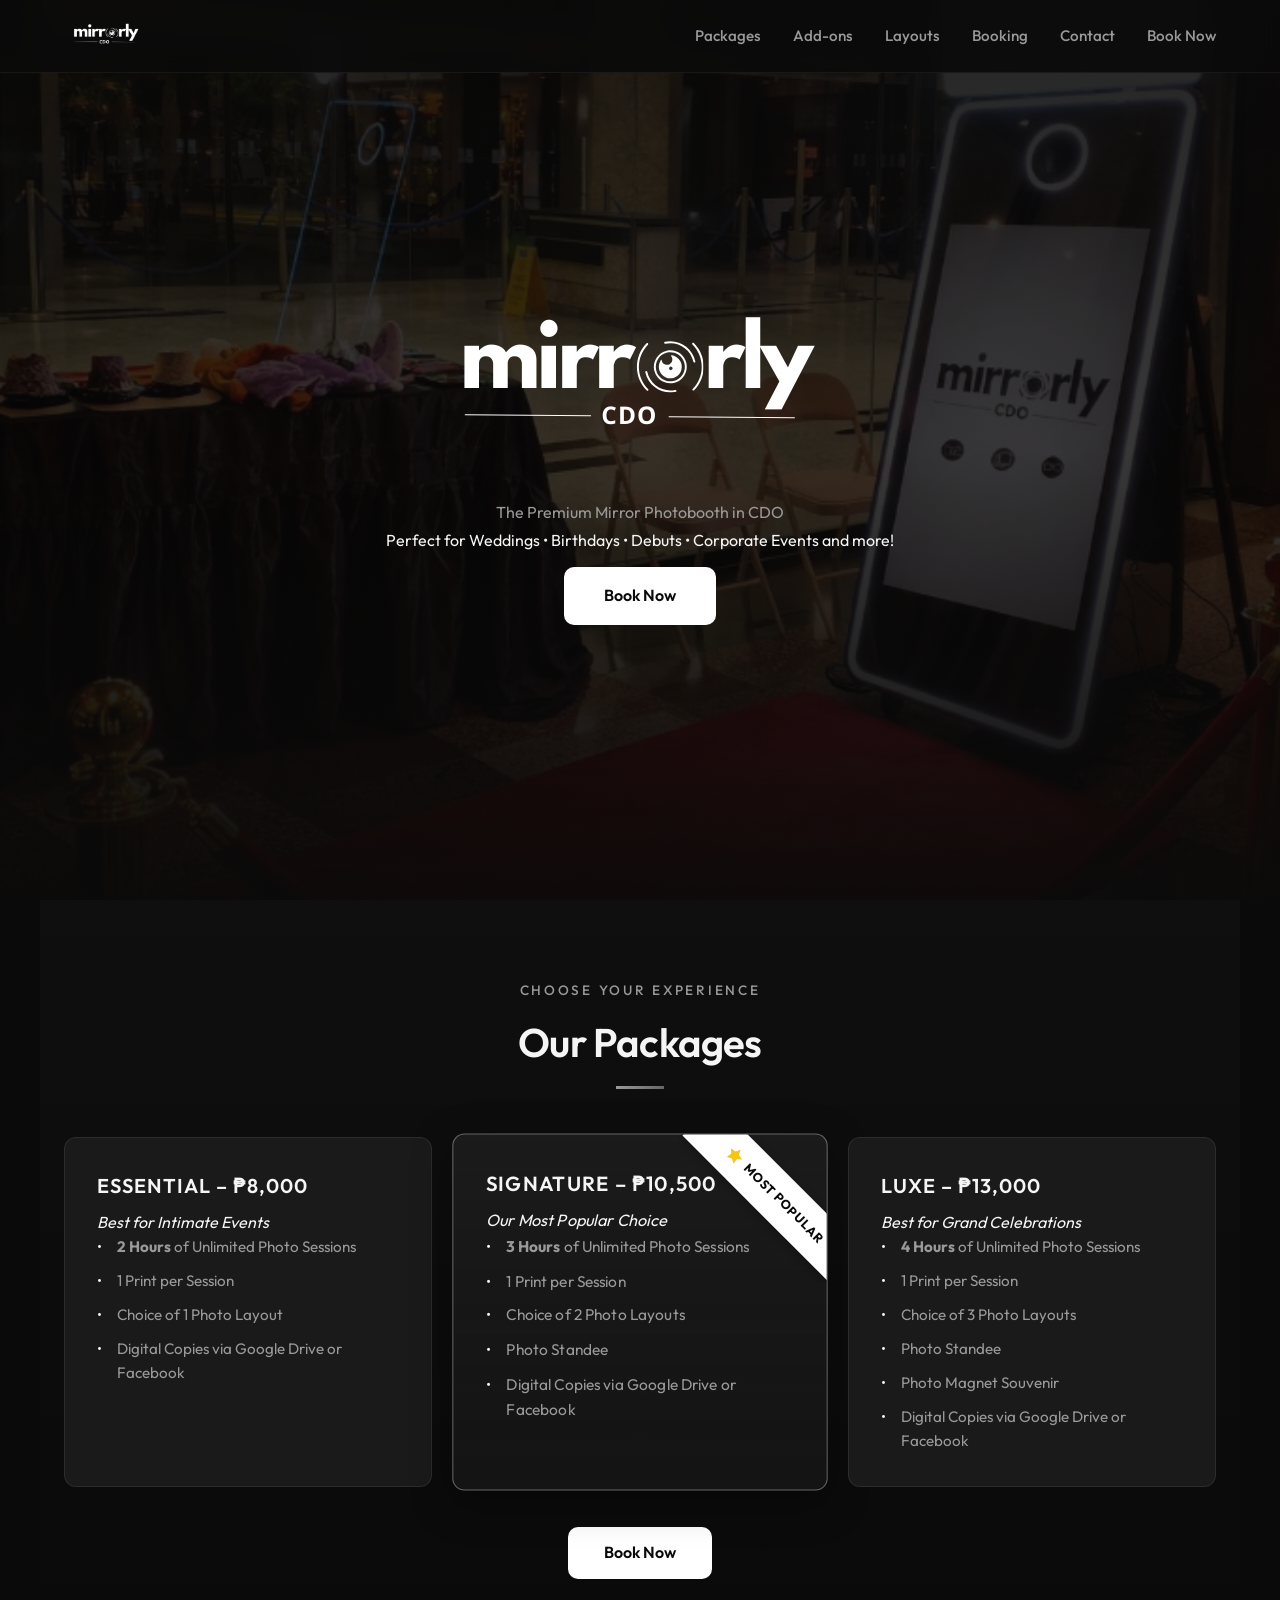
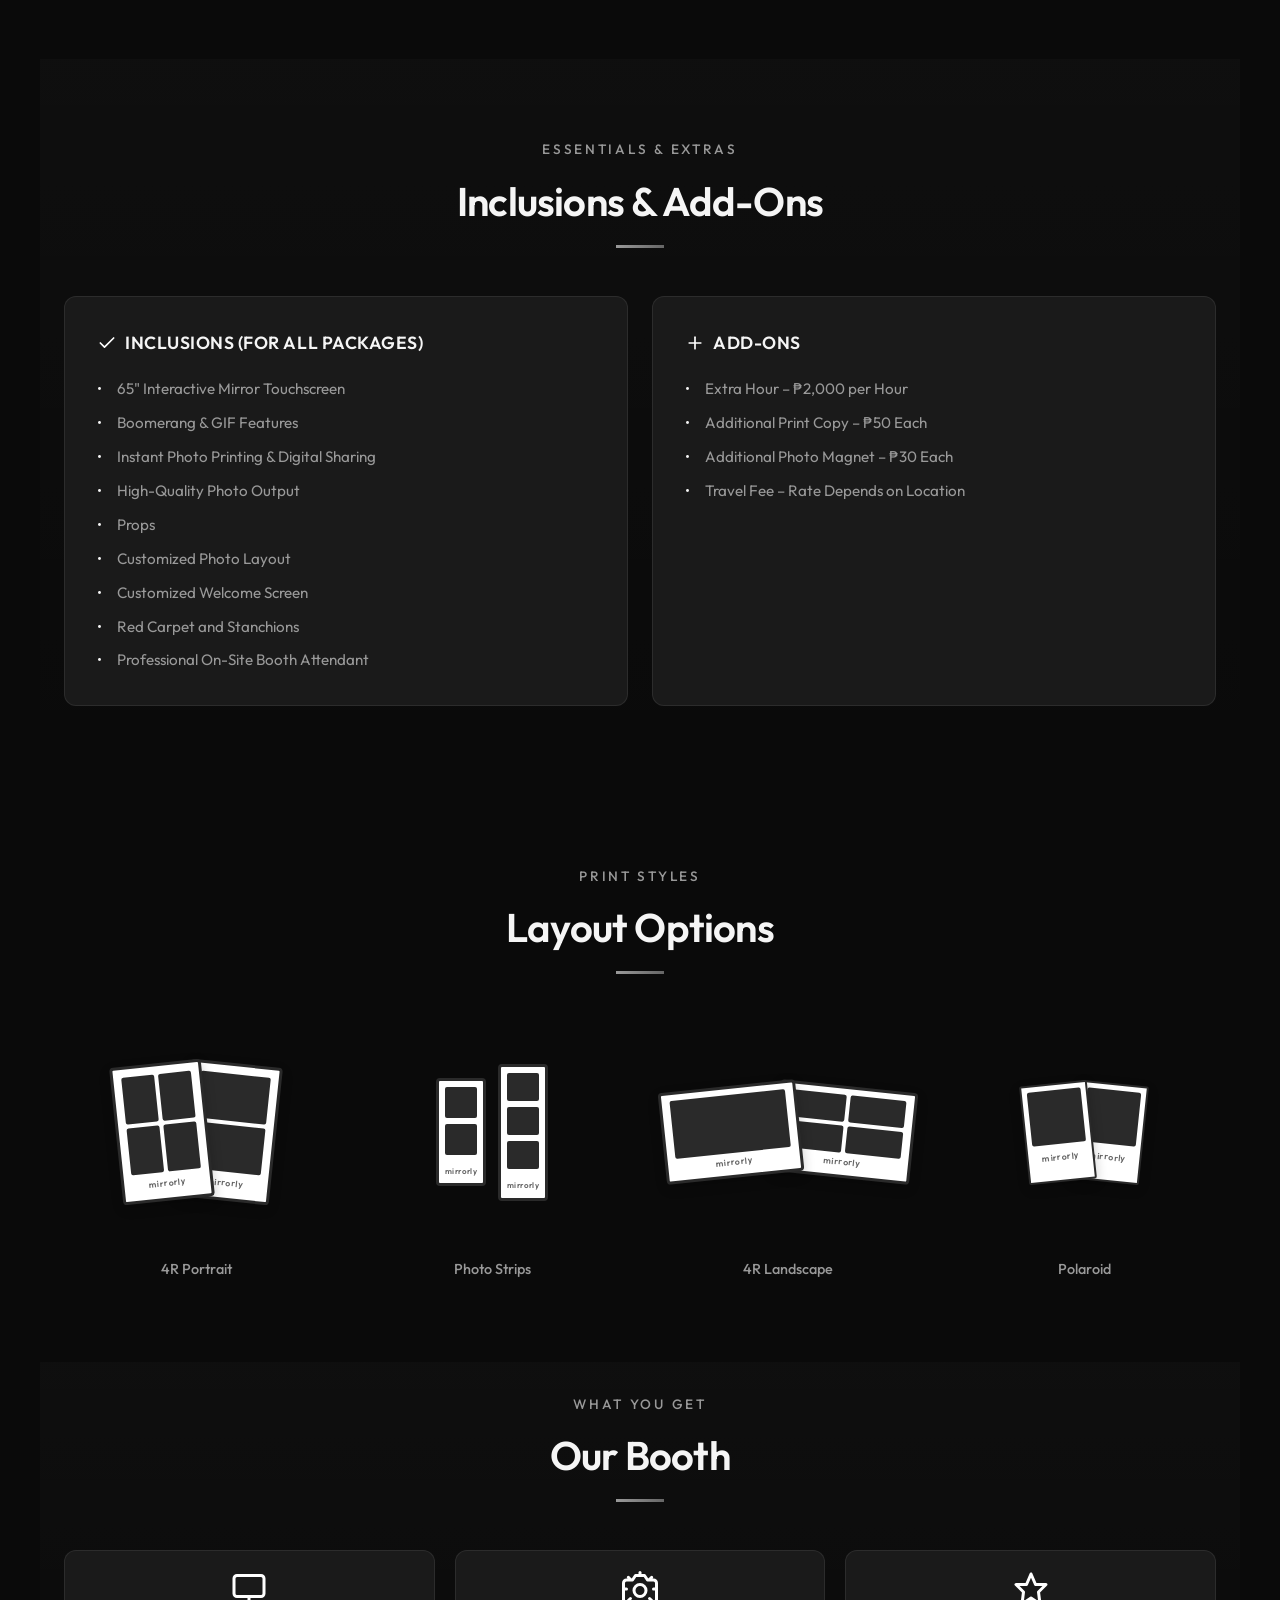
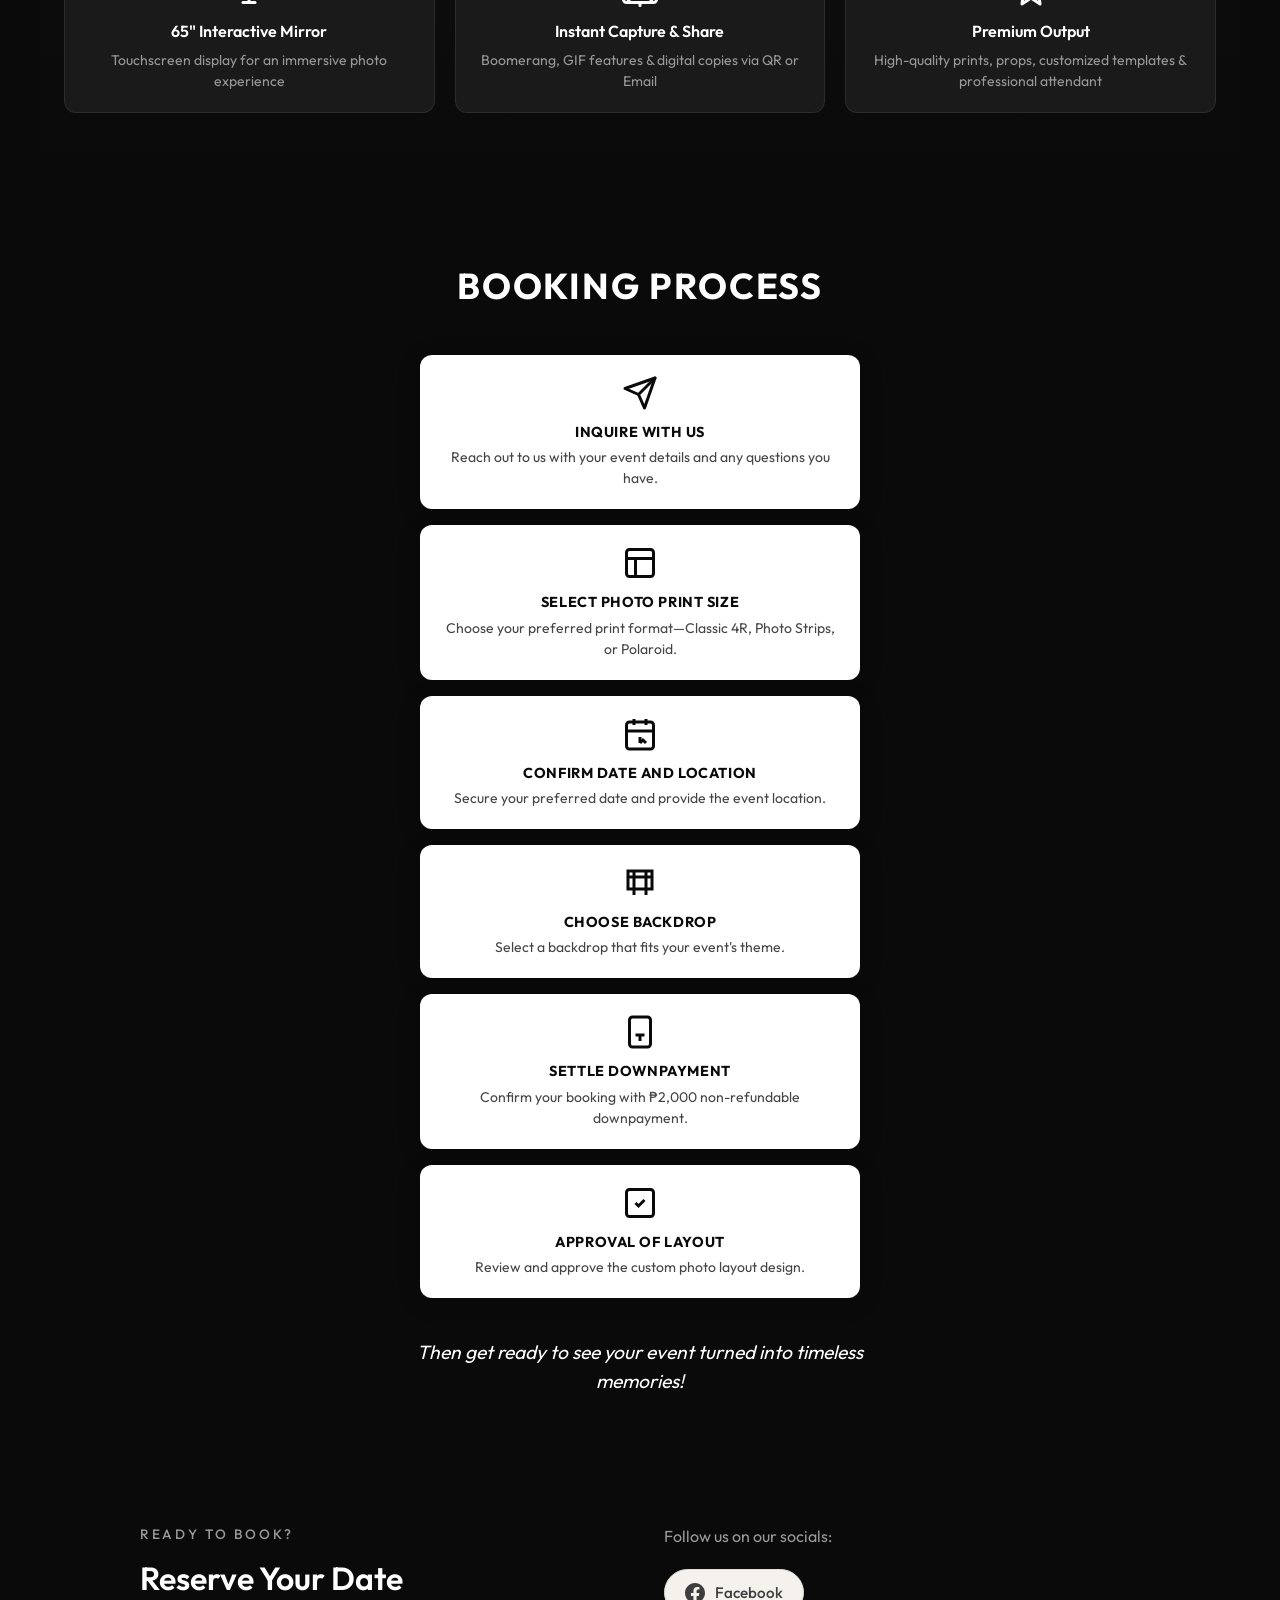
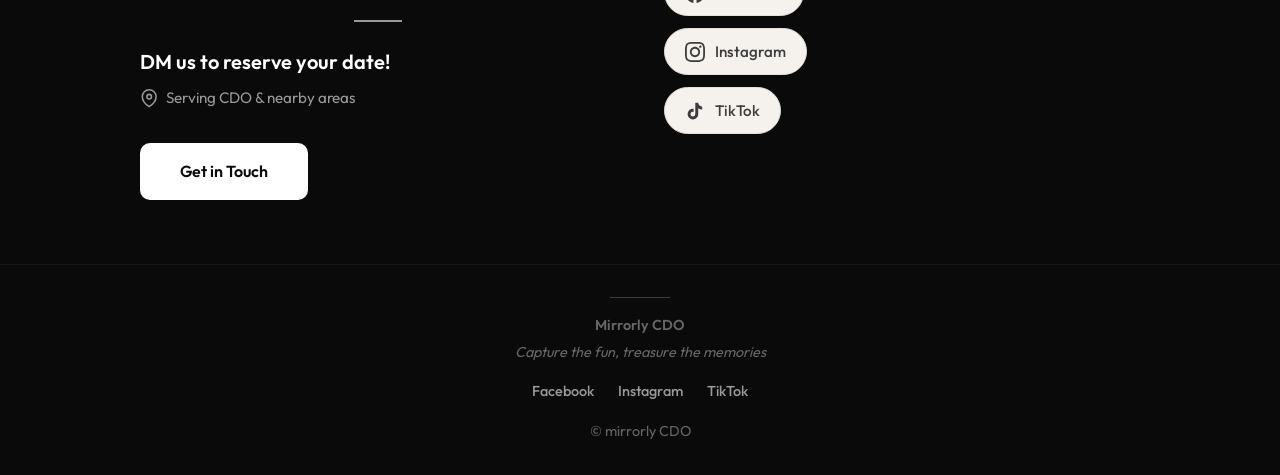
<file: index.html>
<!DOCTYPE html>
<html lang="en">
  <head>
    <meta charset="UTF-8" />
    <meta
      name="viewport"
      content="width=device-width, initial-scale=1.0, viewport-fit=cover"
    />
    <title>Mirrorly CDO | Interactive Photobooth in CDO</title>
    <link rel="stylesheet" href="styles.css" />
    <link rel="preconnect" href="https://fonts.googleapis.com" />
    <link rel="preconnect" href="https://fonts.gstatic.com" crossorigin />
    <link
      href="https://fonts.googleapis.com/css2?family=Outfit:wght@300;400;500;600;700&display=swap"
      rel="stylesheet"
    />
    <link rel="icon" href="assets/favicon.png" type="image/png" />

    <!-- Internal CSS for Favicon -->
    <style>
      link[rel="icon"] {
        border-radius: 50%;
      }
    </style>

    <meta
      name="description"
      content="Mirrorly CDO offers premium mirror photobooth services in Cagayan de Oro for weddings, birthdays, and corporate events. Book now today!"
    />
    <meta
      name="keywords"
      content="Mirrorly CDO, interactive photoobooth cdo, photobooth CDO, mirror photobooth cdo, mirror photobooth Cagayan de Oro, event photobooth CDO"
    />
    <script type="application/ld+json">
      {
        "@context": "https://schema.org",
        "@type": "LocalBusiness",
        "name": "Mirrorly CDO",
        "url": "https://mirrorlycdo.netlify.app",
        "sameAs": [
          "https://www.facebook.com/mirrorly.cdo",
          "https://www.instagram.com/mirrorly.cdo"
        ],
        "address": {
          "@type": "PostalAddress",
          "addressLocality": "Cagayan de Oro",
          "addressCountry": "PH"
        }
      }
    </script>
  </head>
  <body>
    <header class="header">
      <nav class="nav">
        <a href="#" class="logo">
          <img
            src="assets/mirrorly_cdo_logo_white.png"
            alt="mirrorly CDO"
            class="logo-img"
          />
        </a>
        <ul class="nav-links" id="nav-links">
          <li><a href="#packages">Packages</a></li>
          <li><a href="#addons">Add-ons</a></li>
          <li><a href="#layouts">Layouts</a></li>
          <li><a href="#booking-process">Booking</a></li>
          <li><a href="#contact">Contact</a></li>
          <li>
            <a
              href="https://m.me/mirrorly.cdo"
              target="_blank"
              rel="noopener noreferrer"
              class="nav-book-now"
              >Book Now</a
            >
          </li>
        </ul>
        <button
          type="button"
          class="nav-toggle"
          id="nav-toggle"
          aria-label="Toggle menu"
          aria-expanded="false"
        >
          <span></span>
          <span></span>
          <span></span>
        </button>
      </nav>
    </header>

    <main>
      <section class="hero">
        <div
          class="hero-bg"
          style="
            background-image: url('assets/for_bg--far-187b525d-6fd7-469d-a0a5-de0fd7816675.png');
          "
        ></div>
        <div class="hero-overlay"></div>
        <div class="hero-content" style="--hero-gap: 0.15rem">
          <img
            src="assets/mirrorly_cdo_logo_white.png"
            alt="mirrorly CDO"
            class="hero-logo"
            style="margin-bottom: 0.15rem"
          />
          <div class="hero-divider" style="margin: 0.15rem auto"></div>
          <p class="hero-tagline" style="margin: 0">
            The Premium Mirror Photobooth in CDO
          </p>
          <p class="hero-events" style="margin-top: 0.15rem">
            Perfect for Weddings • Birthdays • Debuts • Corporate Events and
            more!
          </p>
          <a
            href="https://m.me/mirrorly.cdo"
            target="_blank"
            rel="noopener noreferrer"
            class="cta-button hero-book-button"
            >Book Now</a
          >
          <a
            href="#packages"
            class="hero-scroll"
            aria-label="Scroll to packages"
          >
            <span class="hero-scroll-icon"></span>
          </a>
        </div>
      </section>

      <section id="packages" class="section packages section-alt">
        <div class="section-header">
          <span class="section-label">Choose Your Experience</span>
          <h2 class="section-title">Our Packages</h2>
          <div class="section-title-line"></div>
        </div>
        <div class="packages-grid">
          <article class="package-card">
            <h3 class="package-name">ESSENTIAL – ₱8,000</h3>
            <p class="package-description"><em>Best for Intimate Events</em></p>
            <ul class="package-features">
              <li><strong>2 Hours</strong> of Unlimited Photo Sessions</li>
              <li>1 Print per Session</li>
              <li>Choice of 1 Photo Layout</li>
              <li>Digital Copies via Google Drive or Facebook</li>
            </ul>
          </article>
          <article class="package-card package-featured">
            <span class="package-badge-wrap" aria-hidden="true">
              <span class="package-badge">
                <svg
                  class="package-badge-star"
                  viewBox="0 0 24 24"
                  fill="currentColor"
                >
                  <path
                    d="M12 2l3.09 6.26L22 9.27l-5 4.87 1.18 6.88L12 17.77l-6.18 3.25L7 14.14 2 9.27l6.91-1.01L12 2z"
                  />
                </svg>
                Most Popular
              </span>
            </span>
            <h3 class="package-name">SIGNATURE – ₱10,500</h3>
            <p class="package-description"><em>Our Most Popular Choice</em></p>
            <ul class="package-features">
              <li><strong>3 Hours</strong> of Unlimited Photo Sessions</li>
              <li>1 Print per Session</li>
              <li>Choice of 2 Photo Layouts</li>
              <li>Photo Standee</li>
              <li>Digital Copies via Google Drive or Facebook</li>
            </ul>
          </article>
          <article class="package-card">
            <h3 class="package-name">LUXE – ₱13,000</h3>
            <p class="package-description">
              <em>Best for Grand Celebrations</em>
            </p>
            <ul class="package-features">
              <li><strong>4 Hours</strong> of Unlimited Photo Sessions</li>
              <li>1 Print per Session</li>
              <li>Choice of 3 Photo Layouts</li>
              <li>Photo Standee</li>
              <li>Photo Magnet Souvenir</li>
              <li>Digital Copies via Google Drive or Facebook</li>
            </ul>
          </article>
        </div>
        <div class="section-cta">
          <a
            href="https://m.me/mirrorly.cdo"
            target="_blank"
            rel="noopener noreferrer"
            class="cta-button"
            >Book Now</a
          >
        </div>
      </section>

      <section id="addons" class="section addons-inclusions section-alt">
        <div class="section-header">
          <span class="section-label">Essentials & Extras</span>
          <h2 class="section-title">Inclusions & Add-Ons</h2>
          <div class="section-title-line"></div>
        </div>
        <div class="addons-inclusions-grid">
          <!-- Inclusions Card (Now First) -->
          <div class="inclusions-card">
            <h3 class="inclusions-title">
              <span class="title-icon" aria-hidden="true">
                <svg
                  viewBox="0 0 24 24"
                  fill="none"
                  stroke="currentColor"
                  stroke-width="2"
                  stroke-linecap="round"
                  stroke-linejoin="round"
                >
                  <polyline points="20 6 9 17 4 12" />
                </svg>
              </span>
              INCLUSIONS (FOR ALL PACKAGES)
            </h3>
            <ul class="inclusions-list">
              <li>65" Interactive Mirror Touchscreen</li>
              <li>Boomerang & GIF Features</li>
              <li>Instant Photo Printing & Digital Sharing</li>
              <li>High-Quality Photo Output</li>
              <li>Props</li>
              <li>Customized Photo Layout</li>
              <li>Customized Welcome Screen</li>
              <li>Red Carpet and Stanchions</li>
              <li>Professional On-Site Booth Attendant</li>
            </ul>
          </div>

          <!-- Add-ons Card (Now Second) -->
          <div class="addons-card">
            <h3 class="addons-title">
              <span class="title-icon" aria-hidden="true">
                <svg
                  viewBox="0 0 24 24"
                  fill="none"
                  stroke="currentColor"
                  stroke-width="2"
                  stroke-linecap="round"
                  stroke-linejoin="round"
                >
                  <line x1="12" y1="5" x2="12" y2="19" />
                  <line x1="5" y1="12" x2="19" y2="12" />
                </svg>
              </span>
              ADD-ONS
            </h3>
            <ul class="addons-list">
              <li>Extra Hour – ₱2,000 per Hour</li>
              <li>Additional Print Copy – ₱50 Each</li>
              <li>Additional Photo Magnet – ₱30 Each</li>
              <li>Travel Fee – Rate Depends on Location</li>
            </ul>
          </div>
        </div>
      </section>
      <section id="layouts" class="section layouts">
        <div class="section-header">
          <span class="section-label">Print styles</span>
          <h2 class="section-title">Layout Options</h2>
          <div class="section-title-line"></div>
        </div>
        <div class="layouts-grid">
          <div class="layout-card">
            <div class="layout-visual layout-portrait layout-two-frames">
              <div class="layout-frame frame-1">
                <div class="layout-grid-4">
                  <span></span><span></span><span></span><span></span>
                </div>
                <div class="frame-footer">mirrorly</div>
              </div>
              <div class="layout-frame frame-2">
                <div class="layout-grid-2 vertical">
                  <span></span><span></span>
                </div>
                <div class="frame-footer">mirrorly</div>
              </div>
            </div>
            <p class="layout-name">4R Portrait</p>
          </div>
          <div class="layout-card">
            <div class="layout-visual layout-strips">
              <div class="layout-strip">
                <span></span><span></span>
                <div class="frame-footer">mirrorly</div>
              </div>
              <div class="layout-strip">
                <span></span><span></span><span></span>
                <div class="frame-footer">mirrorly</div>
              </div>
            </div>
            <p class="layout-name">Photo Strips</p>
          </div>
          <div class="layout-card">
            <div class="layout-visual layout-landscape layout-two-frames">
              <div class="layout-frame landscape frame-1">
                <div class="layout-single">
                  <span></span>
                </div>
                <div class="frame-footer">mirrorly</div>
              </div>
              <div class="layout-frame landscape frame-2">
                <div class="layout-grid-4">
                  <span></span><span></span><span></span><span></span>
                </div>
                <div class="frame-footer">mirrorly</div>
              </div>
            </div>
            <p class="layout-name">4R Landscape</p>
          </div>
          <div class="layout-card">
            <div class="layout-visual layout-polaroid layout-two-frames">
              <div class="polaroid-frame frame-1">
                <div class="polaroid-photo"></div>
                <div class="polaroid-footer">mirrorly</div>
              </div>
              <div class="polaroid-frame frame-2">
                <div class="polaroid-photo"></div>
                <div class="polaroid-footer">mirrorly</div>
              </div>
            </div>
            <p class="layout-name">Polaroid</p>
          </div>
        </div>
      </section>

      <section class="section gallery section-alt">
        <div class="section-header">
          <span class="section-label">What you get</span>
          <h2 class="section-title">Our Booth</h2>
          <div class="section-title-line"></div>
        </div>
        <div class="booth-cards">
          <div class="booth-card">
            <div class="booth-card-icon" aria-hidden="true">
              <svg
                viewBox="0 0 24 24"
                fill="none"
                stroke="currentColor"
                stroke-width="2"
                stroke-linecap="round"
                stroke-linejoin="round"
              >
                <rect x="2" y="3" width="20" height="14" rx="2" />
                <path d="M8 21h8" />
                <path d="M12 17v4" />
              </svg>
            </div>
            <h3>65" Interactive Mirror</h3>
            <p>Touchscreen display for an immersive photo experience</p>
          </div>
          <div class="booth-card">
            <div class="booth-card-icon" aria-hidden="true">
              <svg
                viewBox="0 0 24 24"
                fill="none"
                stroke="currentColor"
                stroke-width="2"
                stroke-linecap="round"
                stroke-linejoin="round"
              >
                <path
                  d="M23 19a2 2 0 0 1-2 2H3a2 2 0 0 1-2-2V8a2 2 0 0 1 2-2h4l2-3h6l2 3h4a2 2 0 0 1 2 2z"
                />
                <circle cx="12" cy="13" r="4" />
                <path d="M12 1v2" />
                <path d="M12 21v2" />
                <path d="M4.22 4.22l1.42 1.42" />
                <path d="M18.36 18.36l1.42 1.42" />
                <path d="M1 12h2" />
                <path d="M21 12h2" />
                <path d="M4.22 19.78l1.42-1.42" />
                <path d="M18.36 5.64l1.42-1.42" />
              </svg>
            </div>
            <h3>Instant Capture & Share</h3>
            <p>Boomerang, GIF features & digital copies via QR or Email</p>
          </div>
          <div class="booth-card">
            <div class="booth-card-icon" aria-hidden="true">
              <svg
                viewBox="0 0 24 24"
                fill="none"
                stroke="currentColor"
                stroke-width="2"
                stroke-linecap="round"
                stroke-linejoin="round"
              >
                <polygon
                  points="12 2 15 9 22 9 17 14 18 22 12 18 6 22 7 14 2 9 9 9"
                />
              </svg>
            </div>
            <h3>Premium Output</h3>
            <p>
              High-quality prints, props, customized templates & professional
              attendant
            </p>
          </div>
        </div>
      </section>

      <section id="booking-process" class="section booking-process">
        <h2 class="booking-process-title">BOOKING PROCESS</h2>
        <div class="booking-steps">
          <div class="booking-step-card">
            <div class="booking-step-icon" aria-hidden="true">
              <svg
                viewBox="0 0 24 24"
                fill="none"
                stroke="currentColor"
                stroke-width="2"
                stroke-linecap="round"
                stroke-linejoin="round"
              >
                <path d="M22 2L11 13" />
                <path d="M22 2L15 22L11 13L2 9L22 2Z" />
              </svg>
            </div>
            <h3 class="booking-step-title">INQUIRE WITH US</h3>
            <p class="booking-step-desc">
              Reach out to us with your event details and any questions you
              have.
            </p>
          </div>
          <div class="booking-step-card">
            <div class="booking-step-icon" aria-hidden="true">
              <svg
                viewBox="0 0 24 24"
                fill="none"
                stroke="currentColor"
                stroke-width="2"
              >
                <rect x="3" y="3" width="18" height="18" rx="2" />
                <path d="M3 9h18" />
                <path d="M9 21V9" />
              </svg>
            </div>
            <h3 class="booking-step-title">SELECT PHOTO PRINT SIZE</h3>
            <p class="booking-step-desc">
              Choose your preferred print format—Classic 4R, Photo Strips, or
              Polaroid.
            </p>
          </div>
          <div class="booking-step-card">
            <div class="booking-step-icon" aria-hidden="true">
              <svg
                viewBox="0 0 24 24"
                fill="none"
                stroke="currentColor"
                stroke-width="2"
              >
                <rect x="3" y="4" width="18" height="18" rx="2" />
                <path d="M16 2v4" />
                <path d="M8 2v4" />
                <path d="M3 10h18" />
                <path d="M12 18l2-2 2 2" />
                <path d="M12 14v4" />
              </svg>
            </div>
            <h3 class="booking-step-title">CONFIRM DATE AND LOCATION</h3>
            <p class="booking-step-desc">
              Secure your preferred date and provide the event location.
            </p>
          </div>
          <div class="booking-step-card">
            <div class="booking-step-icon" aria-hidden="true">
              <svg
                viewBox="0 0 24 24"
                fill="none"
                stroke="currentColor"
                stroke-width="2"
              >
                <path d="M4 4h16v12H4z" />
                <path d="M4 8h16" />
                <path d="M8 4v16" />
                <path d="M16 4v16" />
              </svg>
            </div>
            <h3 class="booking-step-title">CHOOSE BACKDROP</h3>
            <p class="booking-step-desc">
              Select a backdrop that fits your event's theme.
            </p>
          </div>
          <div class="booking-step-card">
            <div class="booking-step-icon" aria-hidden="true">
              <svg
                viewBox="0 0 24 24"
                fill="none"
                stroke="currentColor"
                stroke-width="2"
              >
                <rect x="5" y="2" width="14" height="20" rx="2" />
                <path d="M12 18v-4" />
                <path d="M12 10v0" />
                <path d="M9 14h6" />
              </svg>
            </div>
            <h3 class="booking-step-title">SETTLE DOWNPAYMENT</h3>
            <p class="booking-step-desc">
              Confirm your booking with ₱2,000 non-refundable downpayment.
            </p>
          </div>
          <div class="booking-step-card">
            <div class="booking-step-icon" aria-hidden="true">
              <svg
                viewBox="0 0 24 24"
                fill="none"
                stroke="currentColor"
                stroke-width="2"
              >
                <rect x="3" y="3" width="18" height="18" rx="2" />
                <path d="M9 12l2 2 4-4" />
              </svg>
            </div>
            <h3 class="booking-step-title">APPROVAL OF LAYOUT</h3>
            <p class="booking-step-desc">
              Review and approve the custom photo layout design.
            </p>
          </div>
        </div>
        <p class="booking-process-tagline">
          Then get ready to see your event turned into timeless memories!
        </p>
      </section>

      <section id="contact" class="section contact">
        <div class="contact-section">
          <div class="contact-left">
            <span class="contact-label">READY TO BOOK?</span>
            <h2 class="contact-title">Reserve Your Date</h2>
            <div class="contact-divider"></div>
            <p class="contact-cta">DM us to reserve your date!</p>
            <p class="contact-location">
              <span class="location-icon" aria-hidden="true">
                <svg
                  viewBox="0 0 24 24"
                  fill="none"
                  stroke="currentColor"
                  stroke-width="2"
                  stroke-linecap="round"
                  stroke-linejoin="round"
                >
                  <path d="M21 10c0 7-9 13-9 13s-9-6-9-13a9 9 0 0 1 18 0z" />
                  <circle cx="12" cy="10" r="3" />
                </svg>
              </span>
              Serving CDO & nearby areas
            </p>
            <a
              href="https://m.me/mirrorly.cdo/"
              target="_blank"
              rel="noopener noreferrer"
              class="cta-button"
              >Get in Touch</a
            >
          </div>
          <div class="contact-right">
            <p class="socials-heading">Follow us on our socials:</p>
            <div class="social-buttons">
              <a
                href="https://www.facebook.com/share/1XdLKuTRFL/?mibextid=wwXIfr"
                target="_blank"
                rel="noopener noreferrer"
                class="social-btn"
                aria-label="Facebook"
              >
                <svg
                  class="social-btn-icon"
                  viewBox="0 0 24 24"
                  fill="currentColor"
                  aria-hidden="true"
                >
                  <path
                    d="M24 12.073c0-6.627-5.373-12-12-12s-12 5.373-12 12c0 5.99 4.388 10.954 10.125 11.854v-8.385H7.078v-3.47h3.047V9.43c0-3.007 1.792-4.669 4.533-4.669 1.312 0 2.686.235 2.686.235v2.953H15.83c-1.491 0-1.956.925-1.956 1.874v2.25h3.328l-.532 3.47h-2.796v8.385C19.612 23.027 24 18.062 24 12.073z"
                  />
                </svg>
                Facebook
              </a>
              <a
                href="https://www.instagram.com/mirrorly.cdo?igsh=czVxZ3ZiazJndTY0"
                target="_blank"
                rel="noopener noreferrer"
                class="social-btn"
                aria-label="Instagram"
              >
                <svg
                  class="social-btn-icon"
                  viewBox="0 0 24 24"
                  fill="currentColor"
                  aria-hidden="true"
                >
                  <path
                    d="M12 2.163c3.204 0 3.584.012 4.85.07 3.252.148 4.771 1.691 4.919 4.919.058 1.265.069 1.645.069 4.849 0 3.205-.012 3.584-.069 4.849-.149 3.225-1.664 4.771-4.919 4.919-1.266.058-1.644.07-4.85.07-3.204 0-3.584-.012-4.849-.07-3.26-.149-4.771-1.699-4.919-4.92-.058-1.265-.07-1.644-.07-4.849 0-3.204.013-3.583.07-4.849.149-3.227 1.664-4.771 4.919-4.919 1.266-.057 1.645-.069 4.849-.069zm0-2.163c-3.259 0-3.667.014-4.947.072-4.358.2-6.78 2.618-6.98 6.98-.059 1.281-.073 1.689-.073 4.948 0 3.259.014 3.668.072 4.948.2 4.358 2.618 6.78 6.98 6.98 1.281.058 1.689.072 4.948.072 3.259 0 3.668-.014 4.948-.072 4.354-.2 6.782-2.618 6.979-6.98.059-1.28.073-1.689.073-4.948 0-3.259-.014-3.667-.072-4.947-.196-4.354-2.617-6.78-6.979-6.98-1.281-.059-1.69-.073-4.949-.073zm0 5.838c-3.403 0-6.162 2.759-6.162 6.162s2.759 6.163 6.162 6.163 6.162-2.759 6.162-6.163c0-3.403-2.759-6.162-6.162-6.162zm0 10.162c-2.209 0-4-1.79-4-4 0-2.209 1.791-4 4-4s4 1.791 4 4c0 2.21-1.791 4-4 4zm6.406-11.845c-.796 0-1.441.645-1.441 1.44s.645 1.44 1.441 1.44c.795 0 1.439-.645 1.439-1.44s-.644-1.44-1.439-1.44z"
                  />
                </svg>
                Instagram
              </a>
              <a
                href="https://www.tiktok.com/@mirrorly.cdo?_r=1&_t=ZS-94EXi2f1rhA"
                target="_blank"
                rel="noopener noreferrer"
                class="social-btn"
                aria-label="TikTok"
              >
                <svg
                  class="social-btn-icon"
                  viewBox="0 0 24 24"
                  fill="currentColor"
                  aria-hidden="true"
                >
                  <path
                    d="M19.59 6.69a4.83 4.83 0 0 1-3.77-4.25V2h-3.45v13.67a2.89 2.89 0 0 1-5.2 1.74 2.89 2.89 0 0 1 2.31-4.64 2.93 2.93 0 0 1 .88.13V9.4a6.84 6.84 0 0 0-1-.05A6.33 6.33 0 0 0 5 20.1a6.34 6.34 0 0 0 10.86-4.43v-7a8.16 8.16 0 0 0 4.77 1.52v-3.4a4.85 4.85 0 0 1-1-.1z"
                  />
                </svg>
                TikTok
              </a>
            </div>
          </div>
        </div>
      </section>
    </main>

    <footer class="footer">
      <div class="footer-line"></div>
      <p class="footer-brand">Mirrorly CDO</p>
      <p class="footer-tagline">Capture the fun, treasure the memories</p>
      <nav class="footer-social" aria-label="Social links">
        <a
          href="https://www.facebook.com/share/1XdLKuTRFL/?mibextid=wwXIfr"
          target="_blank"
          rel="noopener noreferrer"
          class="footer-social-link"
          aria-label="Facebook"
          >Facebook</a
        >
        <a
          href="https://www.instagram.com/mirrorly.cdo?igsh=czVxZ3ZiazJndTY0"
          target="_blank"
          rel="noopener noreferrer"
          class="footer-social-link"
          aria-label="Instagram"
          >Instagram</a
        >
        <a
          href="https://www.tiktok.com/@mirrorly.cdo?_r=1&_t=ZS-94EXi2f1rhA"
          target="_blank"
          rel="noopener noreferrer"
          class="footer-social-link"
          aria-label="TikTok"
          >TikTok</a
        >
      </nav>
      <p class="footer-copy">&copy; mirrorly CDO</p>
    </footer>

    <script src="script.js"></script>
  </body>
</html>
</file>
<file: styles.css>
/* ===== CSS Variables ===== */
:root {
  --black: #0a0a0a;
  --black-soft: #141414;
  --gray-dark: #1a1a1a;
  --gray-mid: #2a2a2a;
  --gray: #666666;
  --gray-light: #999999;
  --white: #f5f5f5;
  --white-pure: #ffffff;
  --accent: #e8e8e8;
  --transition: 0.3s ease;
}
/* filepath: /Users/admin/Desktop/Mirrorly/mirrorly_rates/mirrorly_packages&rates/styles.css */
link[rel="icon"] {
  border-radius: 50%;
}

/* ===== Reset & Base ===== */
*,
*::before,
*::after {
  box-sizing: border-box;
  margin: 0;
  padding: 0;
}

html {
  scroll-behavior: smooth;
}

body {
  font-family: "Outfit", -apple-system, BlinkMacSystemFont, sans-serif;
  background: var(--black);
  color: var(--white);
  line-height: 1.6;
  overflow-x: hidden;
}

a {
  color: inherit;
  text-decoration: none;
  transition: color var(--transition), opacity var(--transition);
}

a:hover {
  opacity: 0.85;
}

ul {
  list-style: none;
}

img {
  max-width: 100%;
  height: auto;
  display: block;
}

/* ===== Header ===== */
.header {
  position: fixed;
  top: 0;
  left: 0;
  right: 0;
  z-index: 100;
  background: rgba(10, 10, 10, 0.9);
  backdrop-filter: blur(12px);
  border-bottom: 1px solid rgba(255, 255, 255, 0.06);
}

.nav {
  position: relative;
  max-width: 1200px;
  margin: 0 auto;
  padding: 1rem 1.5rem;
  display: flex;
  align-items: center;
  justify-content: space-between;
}

.logo {
  font-size: 1.5rem;
  font-weight: 700;
  letter-spacing: -0.02em;
  display: flex;
  align-items: center;
}

.logo-img {
  height: 40px;
  width: auto;
  display: block;
  object-fit: contain;
}

.logo-text {
  color: var(--white-pure);
}

.logo-accent {
  display: block;
  font-size: 0.6em;
  font-weight: 500;
  color: var(--gray-light);
  letter-spacing: 0.15em;
}

.nav-links {
  display: flex;
  gap: 2rem;
}

.nav-links a {
  font-size: 0.95rem;
  font-weight: 500;
  color: var(--gray-light);
}

.nav-links a:hover {
  color: var(--white-pure);
}

.nav-toggle {
  display: none;
  flex-direction: column;
  justify-content: center;
  align-items: center;
  gap: 5px;
  background: none;
  border: none;
  cursor: pointer;
  padding: 10px;
  min-width: 44px;
  min-height: 44px;
  touch-action: manipulation;
  -webkit-tap-highlight-color: transparent;
}

.nav-toggle span {
  width: 24px;
  height: 2px;
  background: var(--white);
  display: block;
}

/* ===== Hero ===== */
.hero {
  position: relative;
  min-height: 100vh;
  display: flex;
  align-items: center;
  justify-content: center;
  overflow: hidden;
}

.hero-bg {
  position: absolute;
  inset: 0;
  background-size: cover;
  background-position: center;
  background-repeat: no-repeat;
  filter: brightness(0.4);
}

.hero-overlay {
  position: absolute;
  inset: 0;
  background: linear-gradient(
    to bottom,
    rgba(10, 10, 10, 0.7) 0%,
    rgba(10, 10, 10, 0.5) 50%,
    rgba(10, 10, 10, 0.95) 100%
  );
}

.hero-content {
  position: relative;
  z-index: 1;
  display: flex;
  flex-direction: column;
  align-items: center;
  justify-content: center;
  text-align: center;
  padding: 2rem;
  width: 100%;
  max-width: 90%;
  margin: 0 auto;
}

.hero-content .hero-logo,
.hero-content .hero-divider,
.hero-content .hero-tagline,
.hero-content .hero-events,
.hero-content .hero-scroll {
  margin-left: auto;
  margin-right: auto;
}

.hero-title {
  font-size: clamp(3rem, 10vw, 5rem);
  font-weight: 700;
  letter-spacing: -0.03em;
  margin-bottom: 0.5rem;
}

.hero-subtitle {
  font-size: clamp(1.1rem, 2.5vw, 1.4rem);
  font-weight: 600;
  color: var(--white-pure);
  margin-bottom: 0.25rem;
}

.hero-tagline {
  font-size: 1rem;
  color: var(--gray-light);
  font-weight: 400;
}

.hero-book-button {
  margin-top: 0.85rem;
}

/* ===== Sections ===== */
.section {
  padding: 5rem 1.5rem;
  max-width: 1200px;
  margin: 0 auto;
}

.section-title {
  font-size: clamp(1.8rem, 4vw, 2.5rem);
  font-weight: 600;
  text-align: center;
  margin-bottom: 3rem;
  letter-spacing: -0.02em;
}

.section-alt {
  background: linear-gradient(
    180deg,
    rgba(255, 255, 255, 0.02) 0%,
    transparent 100%
  );
}

.section-header {
  text-align: center;
  margin-bottom: 3rem;
}

.section-label {
  display: block;
  font-size: 0.85rem;
  font-weight: 500;
  color: var(--gray-light);
  letter-spacing: 0.2em;
  text-transform: uppercase;
  margin-bottom: 0.5rem;
}

.section-header .section-title {
  margin-bottom: 0.75rem;
}

.section-title-line {
  width: 48px;
  height: 3px;
  background: linear-gradient(90deg, var(--gray-light), var(--gray));
  margin: 0 auto;
}

/* ===== Packages ===== */
.packages-grid {
  display: grid;
  grid-template-columns: repeat(auto-fit, minmax(280px, 1fr));
  gap: 1.5rem;
}

.section-cta {
  margin-top: 2.5rem;
  text-align: center;
}

.section-cta .cta-button {
  padding: 0.85rem 2.25rem;
}

.package-card {
  position: relative;
  background: var(--gray-dark);
  border: 1px solid rgba(255, 255, 255, 0.08);
  border-radius: 12px;
  padding: 2rem;
  transition: transform var(--transition), border-color var(--transition),
    box-shadow var(--transition);
}

.package-card:hover {
  transform: translateY(-4px);
  border-color: rgba(255, 255, 255, 0.15);
}

.package-featured {
  border-color: rgba(255, 255, 255, 0.35);
  background: linear-gradient(
    180deg,
    rgba(255, 255, 255, 0.06) 0%,
    var(--black-soft) 100%
  );
  box-shadow: 0 12px 40px rgba(0, 0, 0, 0.35);
  transform: scale(1.02);
}

.package-featured:hover {
  border-color: rgba(255, 255, 255, 0.5);
  transform: scale(1.02) translateY(-4px);
}

.package-badge-wrap {
  position: absolute;
  top: 0;
  right: 0;
  width: 145px;
  height: 145px;
  overflow: hidden;
  pointer-events: none;
  z-index: 2;
}

.package-badge {
  position: absolute;
  top: 36px;
  right: -54px;
  display: flex;
  align-items: center;
  justify-content: center;
  gap: 0.35rem;
  width: 210px;
  padding: 14px 0;
  background: var(--white-pure);
  color: var(--black);
  font-size: 0.78rem;
  font-weight: 700;
  letter-spacing: 0.05em;
  text-transform: uppercase;
  line-height: 1;
  white-space: nowrap;
  transform: rotate(45deg);
  transform-origin: center center;
  box-shadow: 0 2px 8px rgba(0, 0, 0, 0.25);
}

.package-badge-star {
  width: 1.15rem;
  height: 1.15rem;
  flex-shrink: 0;
  color: #f5c518;
  display: block;
}

.package-icon {
  font-size: 1.5rem;
  margin-bottom: 0.75rem;
}

.package-name {
  font-size: 1.25rem;
  font-weight: 600;
  margin-bottom: 0.5rem;
  letter-spacing: 0.05em;
}

.package-price {
  font-size: 1.5rem;
  font-weight: 700;
  margin-bottom: 1.5rem;
}

.package-duration {
  font-size: 0.9rem;
  font-weight: 500;
  color: var(--gray-light);
}

.package-features {
  display: flex;
  flex-direction: column;
  gap: 0.6rem;
}

.package-features li {
  font-size: 0.95rem;
  color: var(--gray-light);
  padding-left: 1.25rem;
  position: relative;
}

.package-features li::before {
  content: "•";
  position: absolute;
  left: 0;
  color: var(--white);
}

/* ===== Add-ons & Inclusions ===== */
.addons-inclusions-grid {
  display: grid;
  grid-template-columns: repeat(auto-fit, minmax(300px, 1fr));
  gap: 1.5rem;
}

.addons-card,
.inclusions-card {
  background: var(--gray-dark);
  border: 1px solid rgba(255, 255, 255, 0.08);
  border-radius: 12px;
  padding: 2rem;
}

.addons-title,
.inclusions-title {
  font-size: 1.1rem;
  font-weight: 600;
  margin-bottom: 1.25rem;
  letter-spacing: 0.03em;
  display: flex;
  align-items: center;
  gap: 0.5rem;
}

.addons-title .title-icon,
.inclusions-title .title-icon {
  width: 1.25rem;
  height: 1.25rem;
  flex-shrink: 0;
  color: var(--white-pure);
}

.addons-title .title-icon svg,
.inclusions-title .title-icon svg {
  width: 100%;
  height: 100%;
  display: block;
}

.addons-list,
.inclusions-list {
  display: flex;
  flex-direction: column;
  gap: 0.6rem;
}

.addons-list li,
.inclusions-list li {
  font-size: 0.95rem;
  color: var(--gray-light);
  padding-left: 1.25rem;
  position: relative;
}

.addons-list li::before,
.inclusions-list li::before {
  content: "•";
  position: absolute;
  left: 0;
  color: var(--white);
}

/* ===== Layout Options ===== */
.layouts-grid {
  display: grid;
  grid-template-columns: repeat(auto-fit, minmax(200px, 1fr));
  gap: 2rem;
}

.layout-card {
  text-align: center;
}

.layout-visual {
  aspect-ratio: 1;
  max-width: 220px;
  margin: 0 auto 1rem;
  display: flex;
  align-items: center;
  justify-content: center;
}

/* Two examples per layout option (reference: layout_options.png) */
.layout-two-frames {
  display: flex;
  align-items: center;
  justify-content: center;
  gap: 0;
  position: relative;
  min-height: 140px;
}

.layout-two-frames .layout-frame,
.layout-two-frames .polaroid-frame {
  flex-shrink: 0;
}

.layout-two-frames .frame-1 {
  transform: rotate(-6deg);
  z-index: 1;
  box-shadow: 0 4px 12px rgba(0, 0, 0, 0.2);
}

.layout-two-frames .frame-2 {
  transform: rotate(6deg);
  z-index: 0;
  margin-left: -24px;
  box-shadow: 0 4px 12px rgba(0, 0, 0, 0.2);
}

/* Same physical size: portrait 4×6, landscape 6×4 */
.layout-two-frames.layout-portrait .frame-1,
.layout-two-frames.layout-portrait .frame-2 {
  max-width: 92px;
}

/* Same scale as portrait: portrait 92×138px → landscape 138×92px */
.layout-two-frames.layout-landscape .frame-1,
.layout-two-frames.layout-landscape .frame-2 {
  max-width: 138px;
}

.layout-two-frames.layout-polaroid .frame-1 {
  margin-right: -8px;
  z-index: 2;
}

.layout-two-frames.layout-polaroid .frame-2 {
  margin-left: -8px;
}

/* 4R = 4×6 in: portrait 4×6 (2:3), landscape 6×4 (3:2) */
.layout-frame {
  background: var(--white-pure);
  border: 3px solid var(--gray-mid);
  border-radius: 4px;
  padding: 8px;
  width: 100%;
  max-width: 140px;
  aspect-ratio: 2/3; /* 4R portrait: 4" × 6" */
  display: flex;
  flex-direction: column;
}

.layout-frame.landscape {
  aspect-ratio: 3/2; /* 4R landscape: 6" × 4" */
  max-width: 160px;
  padding: 6px 8px;
}

.layout-frame.landscape .layout-single,
.layout-frame.landscape .layout-grid-4 {
  flex: 1;
  min-height: 32px;
}

.layout-frame.landscape .frame-footer {
  margin-top: 2px;
}

.frame-footer {
  font-size: 0.55rem;
  color: var(--gray);
  text-align: center;
  margin-top: 4px;
  font-weight: 600;
  letter-spacing: 0.05em;
}

.layout-grid-4 {
  display: grid;
  grid-template-columns: 1fr 1fr;
  grid-template-rows: 1fr 1fr;
  gap: 4px;
  height: 100%;
  flex: 1;
  min-height: 0;
}

.layout-grid-4 span {
  background: var(--gray-mid);
  border-radius: 2px;
}

.layout-grid-2 {
  display: grid;
  grid-template-columns: 1fr 1fr;
  gap: 4px;
  height: 100%;
  flex: 1;
  min-height: 0;
}

.layout-grid-2 span {
  background: var(--gray-mid);
  border-radius: 2px;
}

.layout-grid-2.vertical {
  grid-template-columns: 1fr;
  grid-template-rows: 1fr 1fr;
}

.layout-single {
  flex: 1;
  min-height: 0;
  display: flex;
}

.layout-single span {
  flex: 1;
  background: var(--gray-mid);
  border-radius: 2px;
}

.layout-strips {
  flex-direction: row;
  flex-wrap: wrap;
  gap: 12px;
  justify-content: center;
  align-items: center;
}

/* Photo strips: narrow and tall */
.layout-strip {
  width: 50px;
  min-height: 108px;
  background: var(--white-pure);
  border: 3px solid var(--gray-mid);
  border-radius: 4px;
  padding: 6px;
  display: flex;
  flex-direction: column;
  gap: 6px;
  flex-shrink: 0;
}

.layout-strip span {
  flex: 1;
  min-height: 28px;
  background: var(--gray-mid);
  border-radius: 2px;
}

.polaroid-frame {
  background: var(--white-pure);
  border: 2px solid var(--gray-mid);
  padding: 6px 6px 20px;
  border-radius: 2px;
  box-shadow: 0 4px 12px rgba(0, 0, 0, 0.3);
  display: flex;
  flex-direction: column;
  align-items: center;
  max-width: 64px;
}

/* Polaroid: same scale as 4R — width ~92px (match portrait short side), square photo + thick bottom */
.layout-two-frames.layout-polaroid .polaroid-frame {
  width: 68px;
  max-width: 68px;
  padding: 5px 5px 16px;
}

.polaroid-photo {
  width: 100%;
  aspect-ratio: 1;
  max-width: 48px;
  background: var(--gray-mid);
  border-radius: 2px;
}

.layout-two-frames .polaroid-photo {
  max-width: none;
}

.polaroid-footer {
  font-size: 0.55rem;
  color: var(--gray);
  text-align: center;
  margin-top: 6px;
  font-weight: 600;
  letter-spacing: 0.05em;
}

.layout-strip .frame-footer {
  margin-top: 4px;
  font-size: 0.5rem;
}

.layout-name {
  font-size: 0.9rem;
  font-weight: 500;
  color: var(--gray-light);
}

/* ===== Booking Process ===== */
.booking-process {
  padding: 4rem 1.5rem;
  text-align: center;
}

.booking-process-title {
  font-size: clamp(1.5rem, 4vw, 2.25rem);
  font-weight: 700;
  letter-spacing: 0.05em;
  text-transform: uppercase;
  margin-bottom: 2.5rem;
  color: var(--white-pure);
}

.booking-steps {
  max-width: 440px;
  margin: 0 auto 2.5rem;
  display: flex;
  flex-direction: column;
  gap: 1rem;
}

.booking-step-card {
  background: var(--white-pure);
  color: var(--black);
  padding: 1.25rem 1.5rem;
  border-radius: 12px;
  text-align: center;
  box-shadow: 0 4px 24px rgba(0, 0, 0, 0.15);
  transition: transform 0.2s ease, box-shadow 0.2s ease;
}

.booking-step-card:hover {
  transform: translateY(-2px);
  box-shadow: 0 8px 32px rgba(0, 0, 0, 0.2);
}

.booking-step-icon {
  width: 36px;
  height: 36px;
  margin: 0 auto 0.75rem;
  color: var(--black);
}

.booking-step-icon svg {
  width: 100%;
  height: 100%;
  display: block;
}

.booking-step-title {
  font-size: 0.9rem;
  font-weight: 700;
  letter-spacing: 0.04em;
  text-transform: uppercase;
  margin-bottom: 0.35rem;
  color: var(--black);
  line-height: 1.3;
}

.booking-step-desc {
  font-size: 0.875rem;
  color: #444;
  line-height: 1.5;
  margin: 0;
}

.booking-process-tagline {
  font-size: clamp(1rem, 2vw, 1.2rem);
  color: var(--white-pure);
  font-style: italic;
  max-width: 480px;
  margin: 0 auto;
  line-height: 1.5;
}

/* ===== Gallery / Our Booth ===== */
.gallery {
  padding-top: 2rem;
}

.booth-cards {
  display: grid;
  grid-template-columns: repeat(auto-fit, minmax(220px, 1fr));
  gap: 1.25rem;
  max-width: 100%;
}

.booth-card {
  background: var(--gray-dark);
  border: 1px solid rgba(255, 255, 255, 0.08);
  border-radius: 12px;
  padding: 1.25rem 1.5rem;
  text-align: center;
  transition: transform var(--transition), border-color var(--transition),
    box-shadow var(--transition);
}

.booth-card:hover {
  transform: translateY(-4px);
  border-color: rgba(255, 255, 255, 0.15);
  box-shadow: 0 12px 32px rgba(0, 0, 0, 0.3);
}

.booth-card-icon {
  width: 36px;
  height: 36px;
  margin: 0 auto 0.75rem;
  color: var(--white-pure);
}

.booth-card-icon svg {
  width: 100%;
  height: 100%;
  display: block;
}

.booth-card h3 {
  font-size: 1rem;
  font-weight: 600;
  margin-bottom: 0.35rem;
  color: var(--white-pure);
}

.booth-card p {
  font-size: 0.875rem;
  color: var(--gray-light);
  line-height: 1.5;
  margin: 0;
}

.gallery-image {
  border-radius: 12px;
  overflow: hidden;
  border: 1px solid rgba(255, 255, 255, 0.08);
}

.gallery-image img {
  width: 100%;
  object-fit: cover;
}

/* ===== Contact ===== */
.contact {
  padding: 4rem 1.5rem;
}

.contact-section {
  max-width: 1000px;
  margin: 0 auto;
  display: flex;
  align-items: flex-start;
  justify-content: space-between;
  gap: 3rem;
}

.contact-left {
  flex: 1;
  text-align: left;
}

.contact-label {
  display: block;
  font-size: 0.85rem;
  font-weight: 500;
  color: var(--gray-light);
  letter-spacing: 0.2em;
  text-transform: uppercase;
  margin-bottom: 0.5rem;
}

.contact-title {
  font-size: clamp(1.5rem, 3vw, 2rem);
  font-weight: 600;
  color: var(--white-pure);
  margin-bottom: 1rem;
}

.contact-divider {
  width: 48px;
  height: 2px;
  background: var(--gray-light);
  margin: 0 auto 1.5rem;
}

.contact-cta {
  font-size: 1.25rem;
  font-weight: 600;
  color: var(--white-pure);
  margin-bottom: 0.5rem;
}

.contact-location {
  color: var(--gray-light);
  font-size: 0.95rem;
  margin-bottom: 2rem;
  display: flex;
  align-items: center;
  gap: 0.5rem;
}

.contact-location .location-icon {
  width: 1.15rem;
  height: 1.15rem;
  flex-shrink: 0;
  color: var(--gray-light);
}

.contact-location .location-icon svg {
  width: 100%;
  height: 100%;
  display: block;
}

.cta-button {
  display: inline-block;
  padding: 1rem 2.5rem;
  background: var(--white-pure);
  color: var(--black);
  font-weight: 600;
  border-radius: 10px;
  transition: transform var(--transition), opacity var(--transition);
}

.cta-button:hover {
  transform: scale(1.02);
  opacity: 0.9;
}

.contact-right {
  flex: 1;
  text-align: left;
}

.socials-heading {
  font-size: 1rem;
  color: var(--gray-light);
  margin-bottom: 1.25rem;
  font-weight: 400;
}

.social-buttons {
  display: flex;
  flex-direction: column;
  gap: 0.75rem;
  align-items: flex-start;
}

.social-btn {
  display: inline-flex;
  align-items: center;
  gap: 0.6rem;
  padding: 0.65rem 1.25rem;
  background: #f5f2ee;
  color: #3d3d3d;
  font-size: 0.95rem;
  font-weight: 500;
  text-decoration: none;
  border-radius: 999px;
  border: 1px solid #e5dfd8;
  transition: background var(--transition), border-color var(--transition),
    transform var(--transition);
}

.social-btn:hover {
  background: #ebe7e2;
  border-color: #d5cfc6;
  transform: translateY(-1px);
}

.social-btn-icon {
  width: 20px;
  height: 20px;
  flex-shrink: 0;
  color: #3d3d3d;
}

/* ===== Footer ===== */
.footer {
  padding: 2rem 1.5rem;
  text-align: center;
  border-top: 1px solid rgba(255, 255, 255, 0.06);
}

.footer-line {
  width: 60px;
  height: 1px;
  background: rgba(255, 255, 255, 0.2);
  margin: 0 auto 1rem;
}

.footer-brand {
  font-size: 1rem;
  font-weight: 600;
  margin-bottom: 0.25rem;
}

.footer-tagline {
  font-size: 0.9rem;
  color: var(--gray-light);
  font-style: italic;
  margin-bottom: 1rem;
}

.footer-social {
  display: flex;
  justify-content: center;
  gap: 1.5rem;
  margin-bottom: 1rem;
}

.footer-social-link {
  font-size: 0.9rem;
  font-weight: 500;
  color: var(--gray-light);
}

.footer-social-link:hover {
  color: var(--white-pure);
}

.footer-copy {
  font-size: 0.85rem;
  color: var(--gray);
}

.footer p {
  font-size: 0.9rem;
  color: var(--gray);
}

/* ===== Scroll-in animations (mobile) ===== */
@media (max-width: 768px) {
  .scroll-animate {
    opacity: 0;
    transform: translateY(28px);
    transition: opacity 0.5s ease-out, transform 0.5s ease-out;
  }

  .scroll-animate.scroll-in {
    opacity: 1;
    transform: translateY(0);
  }

  /* Section headers: subtle scale-in */
  .section-header.scroll-animate {
    transform: translateY(16px) scale(0.98);
  }
  .section-header.scroll-animate.scroll-in {
    transform: translateY(0) scale(1);
  }

  /* Stagger delay for cards in a row */
  .packages-grid .scroll-animate.scroll-in:nth-child(1) {
    transition-delay: 0s;
  }
  .packages-grid .scroll-animate.scroll-in:nth-child(2) {
    transition-delay: 0.08s;
  }
  .packages-grid .scroll-animate.scroll-in:nth-child(3) {
    transition-delay: 0.16s;
  }

  .addons-inclusions-grid .scroll-animate.scroll-in:nth-child(1) {
    transition-delay: 0s;
  }
  .addons-inclusions-grid .scroll-animate.scroll-in:nth-child(2) {
    transition-delay: 0.1s;
  }

  .layouts-grid .scroll-animate.scroll-in:nth-child(1) {
    transition-delay: 0s;
  }
  .layouts-grid .scroll-animate.scroll-in:nth-child(2) {
    transition-delay: 0.06s;
  }
  .layouts-grid .scroll-animate.scroll-in:nth-child(3) {
    transition-delay: 0.12s;
  }
  .layouts-grid .scroll-animate.scroll-in:nth-child(4) {
    transition-delay: 0.18s;
  }

  .booth-cards .scroll-animate.scroll-in:nth-child(1) {
    transition-delay: 0s;
  }
  .booth-cards .scroll-animate.scroll-in:nth-child(2) {
    transition-delay: 0.1s;
  }
  .booth-cards .scroll-animate.scroll-in:nth-child(3) {
    transition-delay: 0.2s;
  }

  .booking-steps .scroll-animate.scroll-in:nth-child(1) {
    transition-delay: 0s;
  }
  .booking-steps .scroll-animate.scroll-in:nth-child(2) {
    transition-delay: 0.05s;
  }
  .booking-steps .scroll-animate.scroll-in:nth-child(3) {
    transition-delay: 0.1s;
  }
  .booking-steps .scroll-animate.scroll-in:nth-child(4) {
    transition-delay: 0.15s;
  }
  .booking-steps .scroll-animate.scroll-in:nth-child(5) {
    transition-delay: 0.2s;
  }
  .booking-steps .scroll-animate.scroll-in:nth-child(6) {
    transition-delay: 0.25s;
  }
}

/* ===== Mobile ===== */
@media (max-width: 768px) {
  .nav-links {
    display: none;
  }

  .nav-toggle {
    display: flex;
  }

  /* Mobile menu: visible when .active is toggled */
  .nav-links.active {
    display: flex !important;
    position: absolute;
    top: 100%;
    left: 0;
    right: 0;
    flex-direction: column;
    background: var(--black-soft);
    padding: 1.5rem;
    gap: 1rem;
    border-bottom: 1px solid rgba(255, 255, 255, 0.06);
    z-index: 101;
    box-shadow: 0 8px 24px rgba(0, 0, 0, 0.4);
  }

  .nav-links.active li {
    border-bottom: 1px solid rgba(255, 255, 255, 0.06);
    padding-bottom: 0.75rem;
  }

  .nav-links.active li:last-child {
    border-bottom: none;
    padding-bottom: 0;
  }

  .nav-links.active a {
    display: block;
    padding: 0.5rem 0;
    font-size: 1rem;
  }

  .section {
    padding: 3rem 1rem;
  }

  .booth-cards {
    grid-template-columns: 1fr;
  }

  .packages-grid {
    grid-template-columns: 1fr;
  }

  .package-featured {
    transform: none;
  }

  .package-featured:hover {
    transform: translateY(-4px);
  }

  .layouts-grid {
    grid-template-columns: repeat(2, 1fr);
    gap: 1.5rem;
  }

  /* Mobile: use desktop sizing for portrait, strips, polaroid; only 4R landscape is smaller */
  .layout-two-frames.layout-landscape .frame-1,
  .layout-two-frames.layout-landscape .frame-2 {
    max-width: 115px;
  }

  .layout-two-frames .frame-2 {
    margin-left: -16px;
  }

  .contact-section {
    flex-direction: column;
    text-align: center;
    align-items: center;
    gap: 2.5rem;
  }

  .contact-left {
    text-align: center;
    display: flex;
    flex-direction: column;
    align-items: center;
    width: 100%;
  }

  .contact-divider {
    margin: 0 auto 1.5rem;
  }

  .contact-right {
    text-align: center;
    display: flex;
    flex-direction: column;
    align-items: center;
    width: 100%;
  }

  .social-buttons {
    align-items: center;
    width: 100%;
  }

  .social-btn {
    min-width: 200px;
    justify-content: center;
  }
}
</file>
